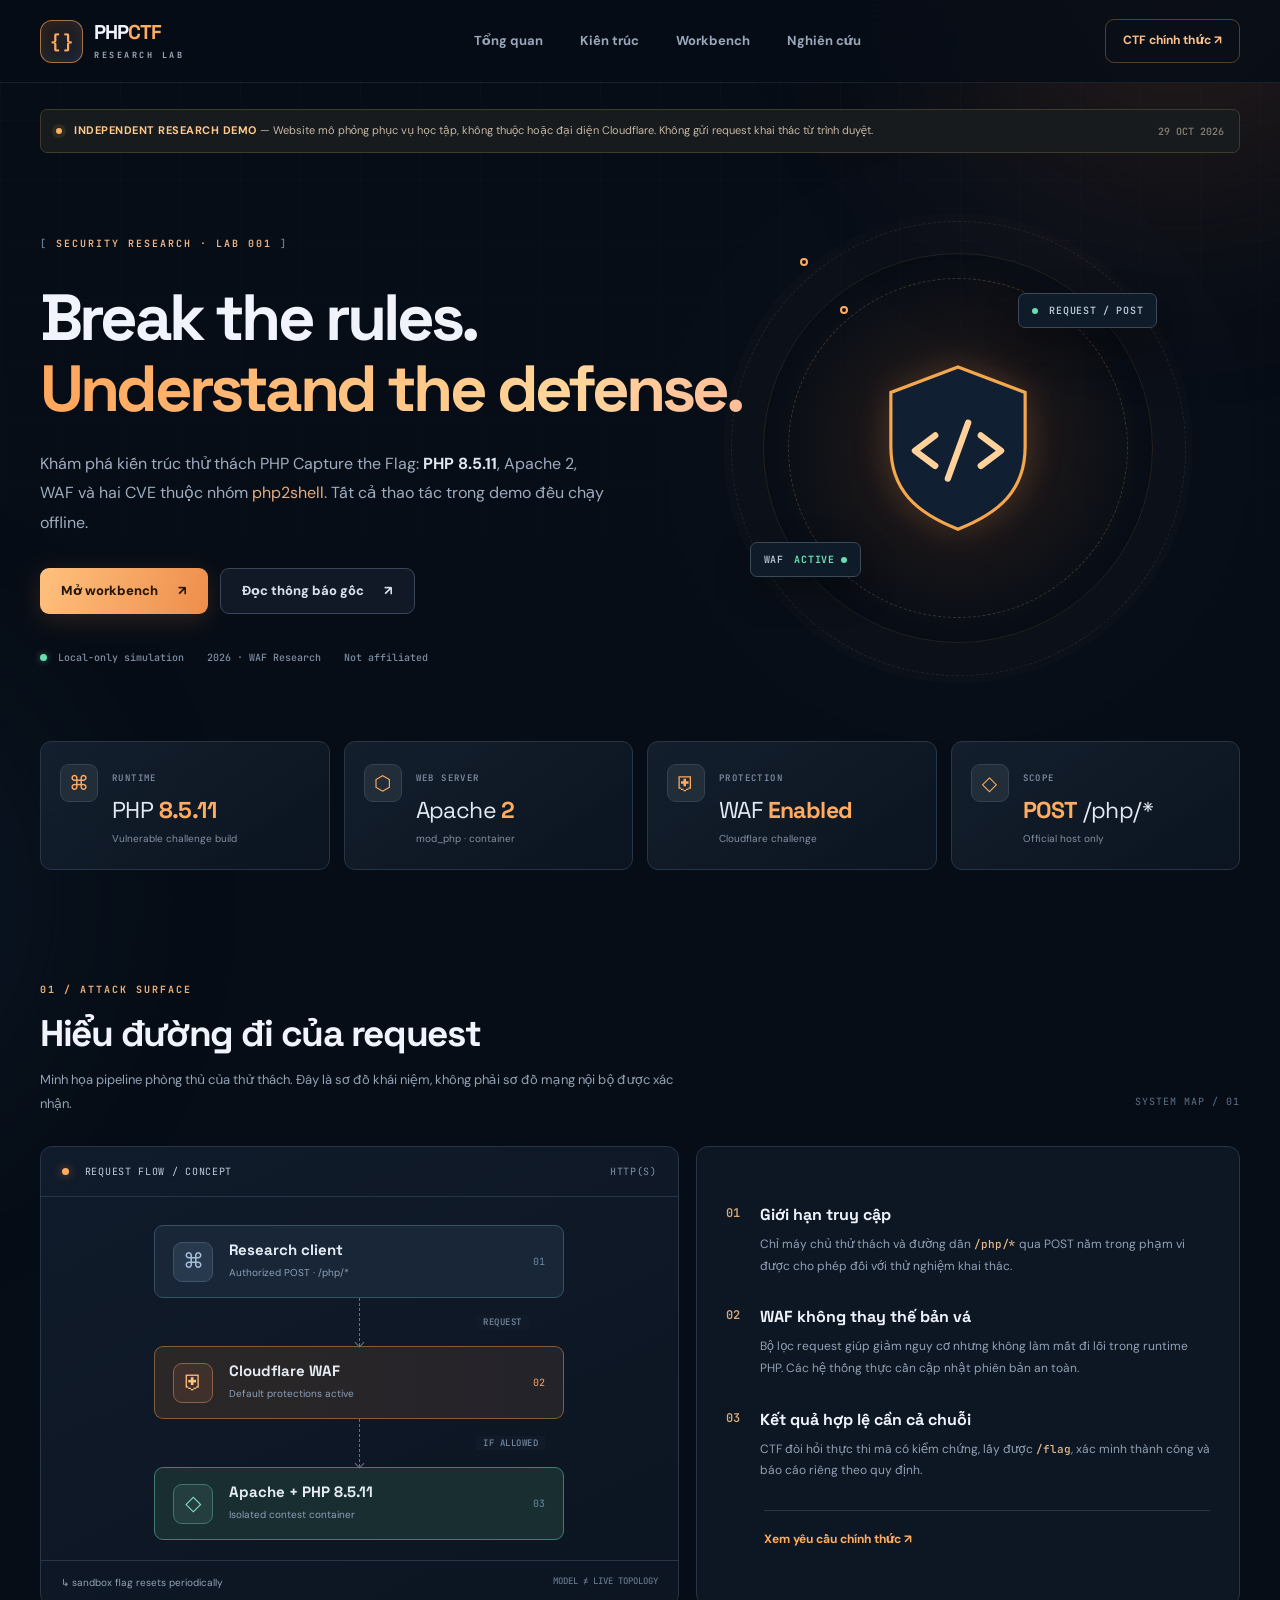
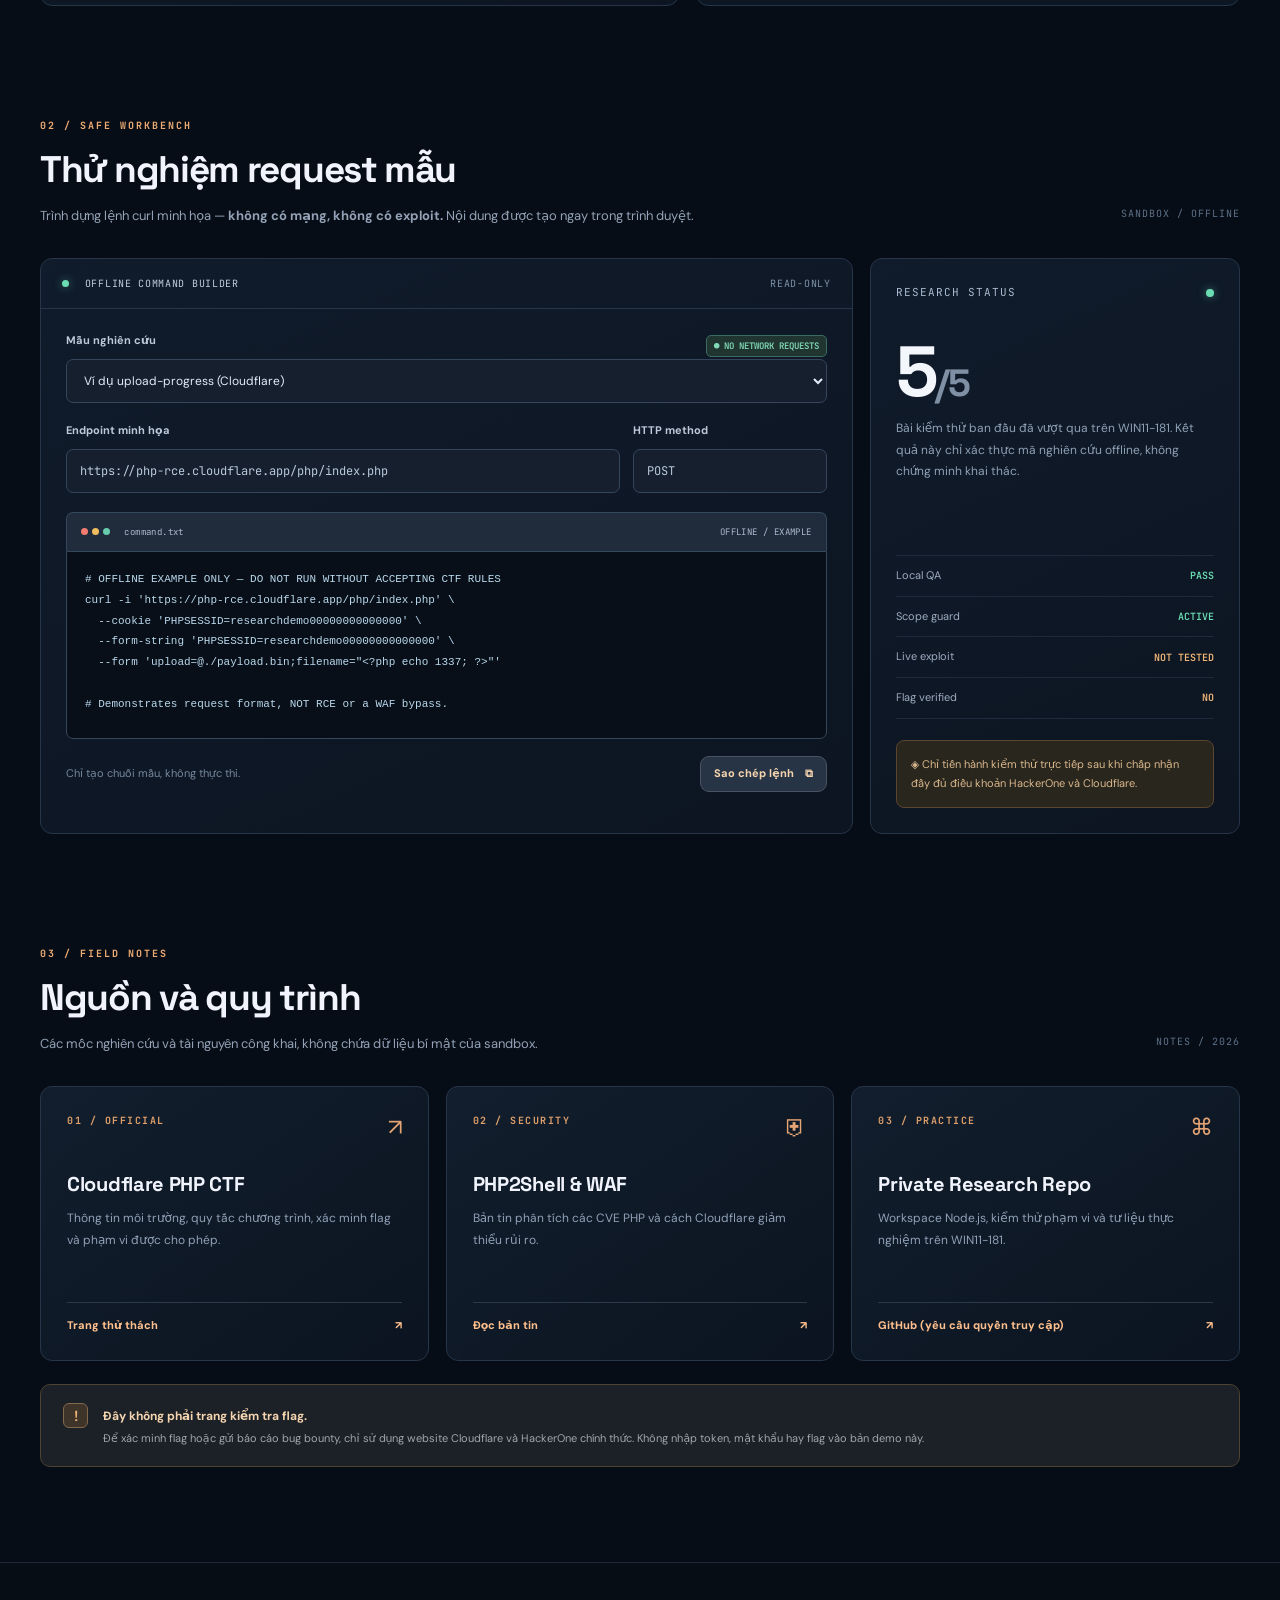
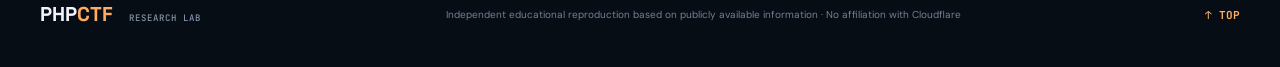
<file: index.html>
<!doctype html>
<html lang="vi">
<head>
  <meta charset="utf-8">
  <meta name="viewport" content="width=device-width,initial-scale=1">
  <meta name="theme-color" content="#08111d">
  <meta name="description" content="Bảng điều khiển nghiên cứu độc lập Cloudflare PHP CTF: phạm vi, luồng phòng thủ và kiểm thử request offline.">
  <meta name="robots" content="noindex,nofollow">
  <title>PHP CTF Research Lab — Independent Demo</title>
  <link rel="icon" href="./favicon.svg" type="image/svg+xml">
  <link rel="stylesheet" href="./styles.css">
  <script type="module" src="./app.mjs"></script>
</head>
<body>
  <div class="ambient ambient-one" aria-hidden="true"></div><div class="ambient ambient-two" aria-hidden="true"></div>
  <header class="site-header">
    <div class="shell header-inner">
      <a class="identity" href="#overview" aria-label="PHP CTF research lab home"><span class="identity-mark">{ }</span><span><strong>PHP<span class="mark-accent">CTF</span></strong><small>RESEARCH LAB</small></span></a>
      <nav class="nav-main" aria-label="Điều hướng chính"><a href="#overview">Tổng quan</a><a href="#architecture">Kiến trúc</a><a href="#workbench">Workbench</a><a href="#research">Nghiên cứu</a></nav>
      <a class="header-link" href="https://php-rce.cloudflare.app/" target="_blank" rel="noopener noreferrer">CTF chính thức <span aria-hidden="true">↗</span></a>
      <button class="nav-toggle" id="nav-toggle" type="button" aria-label="Mở điều hướng" aria-expanded="false">☰</button>
    </div>
    <div class="mobile-nav" id="mobile-nav" hidden><a href="#overview">Tổng quan</a><a href="#architecture">Kiến trúc</a><a href="#workbench">Workbench</a><a href="#research">Nghiên cứu</a></div>
  </header>
  <main id="overview" class="shell">
    <div class="notice"><span class="pulse-dot"></span><span><strong>INDEPENDENT RESEARCH DEMO</strong> — Website mô phỏng phục vụ học tập, không thuộc hoặc đại diện Cloudflare. Không gửi request khai thác từ trình duyệt.</span><span class="notice-utc">29 OCT 2026</span></div>
    <section class="hero" aria-labelledby="hero-title">
      <div class="hero-copy">
        <div class="eyebrow"><span class="tiny-bracket">[</span> SECURITY RESEARCH · LAB 001 <span class="tiny-bracket">]</span></div>
        <h1 id="hero-title">Break the <span class="text-outline">rules.</span><br><span class="text-gradient">Understand the defense.</span></h1>
        <p class="hero-desc">Khám phá kiến trúc thử thách PHP Capture the Flag: <strong>PHP 8.5.11</strong>, Apache 2, WAF và hai CVE thuộc nhóm <em>php2shell</em>. Tất cả thao tác trong demo đều chạy offline.</p>
        <div class="hero-actions"><a class="btn btn-primary" href="#workbench">Mở workbench <span aria-hidden="true">↗</span></a><a class="btn btn-outline" href="https://blog.cloudflare.com/php-ctf/" target="_blank" rel="noopener noreferrer">Đọc thông báo gốc <span aria-hidden="true">↗</span></a></div>
        <div class="hero-metadata"><span><span class="circle green"></span> Local-only simulation</span><span>2026 · WAF Research</span><span>Not affiliated</span></div>
      </div>
      <div class="hero-visual" aria-hidden="true">
        <div class="scan-halo"></div><div class="orbit orbit-one"></div><div class="orbit orbit-two"></div>
        <div class="central-icon"><svg viewBox="0 0 120 136" fill="none" xmlns="http://www.w3.org/2000/svg"><path d="M60 4 113 24v43c0 34-20 52-53 65C27 119 7 101 7 67V24L60 4Z" fill="#111f32" stroke="#f5a74d" stroke-width="2.5"/><path d="m42 58-16 12 16 12M78 58l16 12-16 12M68 48 52 92" stroke="#ffd19b" stroke-width="5" stroke-linecap="round" stroke-linejoin="round"/></svg><div class="icon-glow"></div></div>
        <span class="floating-label label-top"><i></i> REQUEST / POST</span><span class="floating-label label-bottom">WAF <b>ACTIVE</b><i></i></span>
        <div class="radar-lines"></div>
      </div>
    </section>

    <section class="metrics" aria-label="Thông tin môi trường">
      <article class="metric"><div class="metric-icon">⌘</div><div><span class="metric-label">RUNTIME</span><div class="metric-value">PHP <b>8.5.11</b></div><span class="metric-foot">Vulnerable challenge build</span></div></article>
      <article class="metric"><div class="metric-icon">⬡</div><div><span class="metric-label">WEB SERVER</span><div class="metric-value">Apache <b>2</b></div><span class="metric-foot">mod_php · container</span></div></article>
      <article class="metric"><div class="metric-icon">⛨</div><div><span class="metric-label">PROTECTION</span><div class="metric-value">WAF <b>Enabled</b></div><span class="metric-foot">Cloudflare challenge</span></div></article>
      <article class="metric"><div class="metric-icon">◇</div><div><span class="metric-label">SCOPE</span><div class="metric-value"><b>POST</b> /php/*</div><span class="metric-foot">Official host only</span></div></article>
    </section>

    <section class="section architecture-section" id="architecture">
      <div class="section-heading"><div><p class="kicker">01 / ATTACK SURFACE</p><h2>Hiểu đường đi của request</h2><p>Minh họa pipeline phòng thủ của thử thách. Đây là sơ đồ khái niệm, không phải sơ đồ mạng nội bộ được xác nhận.</p></div><span class="section-counter">SYSTEM MAP / 01</span></div>
      <div class="architecture-grid">
        <div class="diagram-panel">
          <div class="panel-toolbar"><span><i class="led"></i> REQUEST FLOW / CONCEPT</span><span>HTTP(S)</span></div>
          <div class="flow-stage"><div class="node node-client"><span class="node-icon">⌘</span><div><strong>Research client</strong><small>Authorized POST · /php/*</small></div><span class="node-tag">01</span></div><div class="node-line"><span>REQUEST</span></div><div class="node node-waf"><span class="node-icon">⛨</span><div><strong>Cloudflare WAF</strong><small>Default protections active</small></div><span class="node-tag node-tag-warn">02</span></div><div class="node-line"><span>IF ALLOWED</span></div><div class="node node-server"><span class="node-icon">◇</span><div><strong>Apache + PHP 8.5.11</strong><small>Isolated contest container</small></div><span class="node-tag">03</span></div></div>
          <div class="diagram-footer"><span>↳ sandbox flag resets periodically</span><span class="mono">MODEL ≠ LIVE TOPOLOGY</span></div>
        </div>
        <div class="architecture-insights">
          <div class="insight"><span class="insight-num">01</span><div><strong>Giới hạn truy cập</strong><p>Chỉ máy chủ thử thách và đường dẫn <code>/php/*</code> qua POST nằm trong phạm vi được cho phép đối với thử nghiệm khai thác.</p></div></div>
          <div class="insight"><span class="insight-num">02</span><div><strong>WAF không thay thế bản vá</strong><p>Bộ lọc request giúp giảm nguy cơ nhưng không làm mất đi lỗi trong runtime PHP. Các hệ thống thực cần cập nhật phiên bản an toàn.</p></div></div>
          <div class="insight"><span class="insight-num">03</span><div><strong>Kết quả hợp lệ cần cả chuỗi</strong><p>CTF đòi hỏi thực thi mã có kiểm chứng, lấy được <code>/flag</code>, xác minh thành công và báo cáo riêng theo quy định.</p></div></div>
          <a class="insight-reference" target="_blank" rel="noopener noreferrer" href="https://php-rce.cloudflare.app/">Xem yêu cầu chính thức <span aria-hidden="true">↗</span></a>
        </div>
      </div>
    </section>

    <section class="section workbench-section" id="workbench">
      <div class="section-heading"><div><p class="kicker">02 / SAFE WORKBENCH</p><h2>Thử nghiệm request mẫu</h2><p>Trình dựng lệnh curl minh họa — <strong>không có mạng, không có exploit.</strong> Nội dung được tạo ngay trong trình duyệt.</p></div><span class="section-counter">SANDBOX / OFFLINE</span></div>
      <div class="workbench-grid">
        <div class="workbench-main">
          <div class="panel-toolbar"><span><i class="led green-led"></i> OFFLINE COMMAND BUILDER</span><span>READ-ONLY</span></div>
          <div class="form-area">
            <div class="form-top"><label for="scenario">Mẫu nghiên cứu</label><span class="safety-pill">● NO NETWORK REQUESTS</span></div>
            <select id="scenario"><option value="probe">Ví dụ upload-progress (Cloudflare)</option><option value="scope">Kiểm tra scope / phạm vi</option><option value="patch">Checklist cập nhật PHP</option></select>
            <div class="field-row"><div><label for="endpoint">Endpoint minh họa</label><input id="endpoint" value="https://php-rce.cloudflare.app/php/index.php" readonly></div><div><label for="request-method">HTTP method</label><input id="request-method" value="POST" readonly></div></div>
            <div class="code-top"><span><span class="terminal-dot red"></span><span class="terminal-dot yellow"></span><span class="terminal-dot green-dot"></span> command.txt</span><span>OFFLINE / EXAMPLE</span></div>
            <pre class="code-display"><code id="command-output" aria-live="polite">Loading local example…</code></pre>
            <div class="command-footer"><span>Chỉ tạo chuỗi mẫu, không thực thi.</span><button id="copy-command" type="button" class="btn btn-copy">Sao chép lệnh <span aria-hidden="true">⧉</span></button></div>
            <p class="feedback" id="copy-feedback" role="status" aria-live="polite"></p>
          </div>
        </div>
        <aside class="workbench-aside">
          <div class="aside-head"><span>RESEARCH STATUS</span><span class="status-light"></span></div>
          <div class="status-big">5<span>/5</span></div><p class="aside-description">Bài kiểm thử ban đầu đã vượt qua trên WIN11-181. Kết quả này chỉ xác thực mã nghiên cứu offline, không chứng minh khai thác.</p>
          <div class="status-rows"><div><span>Local QA</span><b class="pass">PASS</b></div><div><span>Scope guard</span><b class="pass">ACTIVE</b></div><div><span>Live exploit</span><b class="pending">NOT TESTED</b></div><div><span>Flag verified</span><b class="pending">NO</b></div></div>
          <div class="aside-note">◈ Chỉ tiến hành kiểm thử trực tiếp sau khi chấp nhận đầy đủ điều khoản HackerOne và Cloudflare.</div>
        </aside>
      </div>
    </section>

    <section class="section research-section" id="research">
      <div class="section-heading"><div><p class="kicker">03 / FIELD NOTES</p><h2>Nguồn và quy trình</h2><p>Các mốc nghiên cứu và tài nguyên công khai, không chứa dữ liệu bí mật của sandbox.</p></div><span class="section-counter">NOTES / 2026</span></div>
      <div class="research-grid">
        <article class="research-card"><span class="research-index">01 / OFFICIAL</span><div class="card-glyph">↗</div><h3>Cloudflare PHP CTF</h3><p>Thông tin môi trường, quy tắc chương trình, xác minh flag và phạm vi được cho phép.</p><a target="_blank" rel="noopener noreferrer" href="https://php-rce.cloudflare.app/">Trang thử thách <span>↗</span></a></article>
        <article class="research-card"><span class="research-index">02 / SECURITY</span><div class="card-glyph">⛨</div><h3>PHP2Shell & WAF</h3><p>Bản tin phân tích các CVE PHP và cách Cloudflare giảm thiểu rủi ro.</p><a target="_blank" rel="noopener noreferrer" href="https://blog.cloudflare.com/php-vulnerabilities-waf-protection/">Đọc bản tin <span>↗</span></a></article>
        <article class="research-card"><span class="research-index">03 / PRACTICE</span><div class="card-glyph">⌘</div><h3>Private Research Repo</h3><p>Workspace Node.js, kiểm thử phạm vi và tư liệu thực nghiệm trên WIN11-181.</p><a target="_blank" rel="noopener noreferrer" href="https://github.com/trinhtanphat/cloudflare-php-ctf-research">GitHub (yêu cầu quyền truy cập) <span>↗</span></a></article>
      </div>
      <div class="rules"><span class="rules-icon">!</span><div><strong>Đây không phải trang kiểm tra flag.</strong><p>Để xác minh flag hoặc gửi báo cáo bug bounty, chỉ sử dụng website Cloudflare và HackerOne chính thức. Không nhập token, mật khẩu hay flag vào bản demo này.</p></div></div>
    </section>
  </main>
  <footer class="footer"><div class="shell footer-content"><div><strong>PHP<span class="mark-accent">CTF</span></strong> <span>RESEARCH LAB</span></div><small>Independent educational reproduction based on publicly available information · No affiliation with Cloudflare</small><a href="#overview" aria-label="Quay lại đầu trang">↑ TOP</a></div></footer>
</body>
</html>
</file>
<file: styles.css>
@import url('https://fonts.googleapis.com/css2?family=DM+Sans:wght@400;500;600;700;800&family=Space+Grotesk:wght@400;500;600;700&family=JetBrains+Mono:wght@400;500;600;700&display=swap');
:root{color-scheme:dark;--bg:#070d16;--surface:#101a29;--panel:#0d1725;--line:#263548;--line-soft:#1d2a3b;--text:#f1f4fc;--muted:#8e9ab1;--accent:#ffac60;--accent2:#ffd3a2;--green:#6addb3;--orange:#ff9f49;--mono:'JetBrains Mono',Consolas,monospace;--heading:'Space Grotesk',system-ui,sans-serif;--body:'DM Sans',system-ui,sans-serif}
*,*:before,*:after{box-sizing:border-box}
html{scroll-behavior:smooth;scroll-padding-top:100px}
body{margin:0;background:var(--bg);color:var(--text);font-family:var(--body);font-size:15px;line-height:1.6;min-width:300px;overflow-x:hidden}
body:before{content:"";position:fixed;inset:0;pointer-events:none;z-index:-1;background-image:linear-gradient(to right,rgba(100,125,151,.04) 1px,transparent 1px),linear-gradient(to bottom,rgba(100,125,151,.04) 1px,transparent 1px);background-size:60px 60px;mask-image:linear-gradient(to bottom,black,transparent 85%)}
.ambient{position:absolute;width:640px;height:640px;border-radius:50%;pointer-events:none;z-index:-1;filter:blur(100px);opacity:.4}
.ambient-one{top:-350px;right:-220px;background:radial-gradient(circle,#784328,transparent 70%)}
.ambient-two{top:580px;left:-520px;background:radial-gradient(circle,#183e5d,transparent 70%)}
a{color:inherit;text-decoration:none}
button,input,select{font:inherit}
button{cursor:pointer}button:focus-visible,a:focus-visible,select:focus-visible{outline:2px solid var(--accent);outline-offset:4px}
.shell{width:min(1200px,calc(100% - 72px));margin:0 auto}
.site-header{height:83px;border-bottom:1px solid rgba(146,160,179,.13);background:rgba(7,13,22,.82);backdrop-filter:blur(20px);position:sticky;top:0;z-index:10}
.header-inner{height:100%;display:flex;align-items:center;justify-content:space-between;gap:22px}
.identity{display:flex;align-items:center;gap:11px;font-family:var(--heading);line-height:1}
.identity-mark{width:43px;height:43px;border:1px solid rgba(255,172,96,.6);display:grid;place-items:center;border-radius:12px;color:var(--accent);font-weight:800;font-size:18px;background:linear-gradient(145deg,#261d18,#172133);box-shadow:inset 0 0 12px rgba(255,163,80,.08)}
.identity strong{font-size:20px;letter-spacing:-1px}.identity small{display:block;color:#a4b1c3;font:600 8.5px var(--mono);letter-spacing:2.5px;margin-top:7px}
.mark-accent{color:var(--accent)}
.nav-main{display:flex;align-items:center;gap:37px;margin-left:45px}
.nav-main a{color:#9aa7bb;font-size:13px;font-weight:700;transition:.2s}.nav-main a:hover{color:white}
.header-link{color:#fec08c;font-size:12px;font-weight:700;border:1px solid rgba(247,163,82,.32);border-radius:9px;padding:11px 17px;transition:.2s;white-space:nowrap}.header-link:hover{background:rgba(247,163,82,.12)}
.nav-toggle,.mobile-nav{display:none}
.notice{margin-top:26px;border:1px solid #3e3a2d;background:#181b1d;border-radius:7px;min-height:44px;padding:12px 15px;display:flex;align-items:center;gap:12px;font-size:11px;color:#c5b8a5}
.notice strong{color:#ffc88d;letter-spacing:.5px}.notice .pulse-dot{width:6px;height:6px;background:#f8b15e;box-shadow:0 0 0 4px #f5a95f19;border-radius:50%;flex-shrink:0}
.notice-utc{margin-left:auto;font:600 10px var(--mono);white-space:nowrap;color:#807c73}
.hero{position:relative;display:grid;grid-template-columns:1.13fr .87fr;align-items:center;min-height:575px;padding:50px 0 48px}
.hero-copy{position:relative;z-index:1}
.eyebrow,.kicker,.section-counter,.metric-label,.panel-toolbar,.research-index,.aside-head,.node-tag,.form-top .safety-pill,.code-top,.identity small,.tiny-bracket{font-family:var(--mono)}
.eyebrow{font-size:10px;font-weight:600;color:#edb78a;letter-spacing:2px;margin:4px 0 30px}.tiny-bracket{color:#667d91}
h1,h2,h3,p{margin-top:0}
h1,h2,h3{font-family:var(--heading)}
.hero h1{font-size:clamp(45px,5.1vw,72px);line-height:1.09;letter-spacing:-3.8px;font-weight:700;white-space:nowrap;margin:0 0 25px}
.text-outline{color:#f0f3fa}.text-gradient{background:linear-gradient(100deg,#ffa55a 0%,#ffd69b 75%,#ffbc9a 100%);-webkit-background-clip:text;background-clip:text;color:transparent}
.hero-desc{max-width:565px;color:#9eacc0;font-size:16px;line-height:1.85;margin-bottom:30px}.hero-desc strong{color:#e0e7f0}.hero-desc em{font-style:normal;color:#e7ac7d}
.hero-actions{display:flex;gap:12px;align-items:center}.btn{border-radius:9px;padding:12px 21px;font-size:13px;font-weight:800;display:inline-flex;align-items:center;gap:20px;justify-content:center;min-height:46px;transition:transform .15s,background .2s,border-color .2s}.btn:hover{transform:translateY(-2px)}
.btn-primary{background:linear-gradient(110deg,#ffc17e,#ee8d4b);color:#241508;box-shadow:0 6px 25px rgba(240,142,75,.16)}.btn-primary:hover{background:linear-gradient(110deg,#ffd29d,#ffa36c)}
.btn-outline{color:#d8e0ed;border:1px solid #39465a;background:#101925}.btn-outline:hover{border-color:#99a9bc}
.hero-metadata{display:flex;gap:23px;align-items:center;color:#7e8da2;font:500 10px var(--mono);margin-top:37px}.circle{display:inline-block;width:7px;height:7px;border-radius:100%;margin-right:5px}.green{background:var(--green);box-shadow:0 0 7px #6addb380}
.hero-visual{min-width:0;height:490px;position:relative;display:flex;align-items:center;justify-content:center}
.hero-visual:before{content:"";position:absolute;width:400px;height:400px;background:radial-gradient(circle,rgba(215,118,51,.16),transparent 70%);border-radius:100%}
.scan-halo{position:absolute;width:390px;height:390px;border-radius:50%;border:1px solid rgba(245,172,89,.12);box-shadow:0 0 0 40px rgba(225,151,67,.015),0 0 0 100px rgba(122,153,180,.014)}
.orbit{position:absolute;border-radius:50%;border:1px dashed rgba(225,167,115,.25)}.orbit-one{width:340px;height:340px;animation:spin 52s linear infinite}.orbit-two{width:455px;height:455px;animation:spin 75s linear infinite reverse;border-color:rgba(153,177,200,.12)}
.orbit-one:before,.orbit-two:before{content:"";position:absolute;top:8%;left:15%;width:8px;height:8px;border:2px solid var(--accent);background:#0a131f;border-radius:50%}
.central-icon{position:relative;width:190px;height:215px;display:grid;place-items:center}.central-icon svg{position:relative;z-index:2;width:152px;filter:drop-shadow(0 0 18px rgba(245,140,73,.18))}
.icon-glow{position:absolute;width:100%;height:100%;background:radial-gradient(circle,#f3a75b20,transparent 65%)}
.floating-label{position:absolute;background:#101d2be8;border:1px solid #3b4a58;border-radius:7px;padding:10px 13px;letter-spacing:.7px;color:#b9c6d8;font:600 10px var(--mono);box-shadow:0 14px 36px #0005}.floating-label i{display:inline-block;width:6px;height:6px;background:var(--green);border-radius:50%;margin-right:5px}.label-top{top:90px;right:18px}.label-bottom{left:8px;bottom:116px}.label-bottom b{color:var(--green);margin-left:4px}.label-bottom i{margin-left:6px;margin-right:0}
.radar-lines{position:absolute;inset:13px;background:repeating-linear-gradient(90deg,transparent 0,transparent 44px,rgba(220,161,107,.04) 45px);mask-image:radial-gradient(circle,black,transparent 60%)}
@keyframes spin{to{transform:rotate(360deg)}}
.metrics{display:grid;grid-template-columns:repeat(4,minmax(0,1fr));gap:14px}
.metric{border:1px solid var(--line);background:linear-gradient(145deg,rgba(25,39,55,.7),rgba(12,21,33,.92));border-radius:11px;min-height:123px;padding:22px 19px;display:flex;align-items:flex-start;gap:14px;transition:border-color .2s}
.metric:hover{border-color:#506276}.metric-icon{border-radius:9px;background:#222d3a;color:var(--accent);border:1px solid #364153;width:38px;height:38px;display:grid;place-items:center;flex-shrink:0;font-size:20px}
.metric-label{font-size:9px;letter-spacing:1.4px;color:#7e8ba0;font-weight:600}.metric-value{margin-top:4px;color:#e2e9f3;font-family:var(--heading);font-size:23px;white-space:nowrap;letter-spacing:-.6px}.metric-value b{color:var(--accent);font-weight:700}.metric-foot{display:block;color:#8391a4;font-size:10px;margin-top:2px}
.section{padding-top:112px}.section-heading{display:flex;justify-content:space-between;gap:20px;margin-bottom:30px;align-items:end}
.kicker{color:#eeac73;letter-spacing:2px;font-size:10px;font-weight:700;margin-bottom:13px}
.section h2{font-size:37px;letter-spacing:-1.3px;margin-bottom:11px;line-height:1.25}
.section-heading p:not(.kicker){color:#93a2b6;max-width:660px;margin-bottom:0;font-size:13px;line-height:1.85}
.section-counter{white-space:nowrap;color:#5d7188;font-size:10px;letter-spacing:1px;padding-bottom:6px}
.architecture-grid{display:grid;grid-template-columns:1.08fr .92fr;gap:17px}
.diagram-panel,.workbench-main,.workbench-aside{border:1px solid var(--line);background:linear-gradient(155deg,#101b2b,#0c1521);border-radius:12px;overflow:hidden}
.panel-toolbar{border-bottom:1px solid #273548;min-height:50px;padding:0 21px;display:flex;justify-content:space-between;align-items:center;color:#7e91a7;font-size:10px;letter-spacing:.7px}
.panel-toolbar>span:first-child{color:#c1ccdc}.led{display:inline-block;width:7px;height:7px;background:var(--accent);border-radius:50%;margin-right:9px;box-shadow:0 0 10px #ffa55a88}.green-led{background:var(--green);box-shadow:0 0 10px #6addb380}
.flow-stage{padding:28px 50px 20px;display:flex;flex-direction:column;align-items:stretch;max-width:510px;margin:auto}
.node{border:1px solid #365068;background:#182638;padding:14px 18px;min-height:73px;border-radius:9px;display:flex;align-items:center;gap:16px}
.node-icon{background:#26394d;color:#a6bfdb;width:40px;height:40px;border:1px solid #405269;display:grid;place-items:center;border-radius:9px;font-size:21px;flex-shrink:0}
.node strong{display:block;font:700 15px var(--heading);color:#e5ecf5}.node small{font-size:10px;color:#8ca0b8}
.node-tag{font-size:10px;margin-left:auto;color:#6989a3}.node-waf{border-color:#e6a05075;background:linear-gradient(90deg,#2b2727,#24232a)}.node-waf .node-icon{color:#ffc17e;border-color:#8e6147;background:#40302b}.node-tag-warn{color:#f4a66c}
.node-server{background:#192e30;border-color:#417c75}.node-server .node-icon{background:#243d3e;color:#84dcc1;border-color:#41786b}
.node-line{height:48px;border-left:1px dashed #607383;margin-left:50%;display:flex;align-items:center;justify-content:center;position:relative}.node-line:after{position:absolute;bottom:0;left:-4px;content:"";height:7px;width:7px;border-bottom:1px solid #607383;border-right:1px solid #607383;transform:rotate(45deg)}.node-line span{position:absolute;left:calc(50% + 14px);white-space:nowrap;background:#101a28;color:#6f8399;font:600 9px var(--mono);letter-spacing:.5px;padding:1px 7px}
.diagram-footer{border-top:1px solid #273548;display:flex;justify-content:space-between;padding:14px 20px;gap:10px;font-size:10px;color:#91a3b6}.mono{font:500 9px var(--mono);color:#63778a}
.architecture-insights{border:1px solid var(--line);border-radius:12px;padding:26px 29px;background:#0d1723;display:flex;flex-direction:column;justify-content:center;gap:28px}
.insight{display:flex;gap:20px}.insight-num{font:600 12px var(--mono);color:#dba777;padding-top:2px}.insight strong{font:700 16px var(--heading);color:#f0f3fb}.insight p{color:#91a0b5;font-size:12px;line-height:1.8;margin:7px 0 0}.insight code,.rules code{color:#e7ba89;font:500 11px var(--mono)}
.insight-reference{display:block;border-top:1px solid var(--line);padding-top:19px;color:var(--accent);font-weight:700;font-size:12px;margin-left:38px}
.workbench-grid{display:grid;grid-template-columns:minmax(0,1.58fr) minmax(260px,.72fr);gap:17px}
.form-area{padding:23px 25px 24px}.form-top,.field-row{display:flex;gap:13px;justify-content:space-between}
label{display:block;font-size:11px;color:#bdc9d9;font-weight:700;margin-bottom:9px}.form-top{align-items:center}.form-top .safety-pill{font-size:9px;font-weight:600;color:#81d9b6;border:1px solid #3b6c62;background:#203530;padding:3px 7px;border-radius:5px}
select,input{height:44px;color:#e3ebf8;background:#151f2e;border:1px solid #35465c;border-radius:7px;padding:0 13px;width:100%;outline:none;font-size:12px}select{cursor:pointer}select:focus,input:focus{border-color:#efaa72}.field-row{margin:19px 0}.field-row>div:first-child{flex:2}.field-row>div:last-child{flex:.7}.field-row input{font-family:var(--mono);color:#b9c9da;overflow:hidden;text-overflow:ellipsis}
.code-top{display:flex;justify-content:space-between;padding:12px 14px;background:#202b3b;border:1px solid #35475a;border-bottom:0;border-radius:7px 7px 0 0;font-size:9px;color:#acbad0;letter-spacing:.4px}.terminal-dot{display:inline-block;width:7px;height:7px;border-radius:100%;margin-right:4px;background:#f47b71}.yellow{background:#efbd5f}.green-dot{background:#66ccab}.code-top span span:last-child{margin-right:9px}
.code-display{height:188px;overflow:auto;margin:0;padding:17px 18px;background:#080f19;border:1px solid #35475a;border-radius:0 0 7px 7px;color:#b9d8eb;line-height:1.8;white-space:pre-wrap;overflow-wrap:anywhere;font:11px/1.8 var(--mono)}
.command-footer{display:flex;justify-content:space-between;align-items:center;gap:10px;margin-top:17px;font-size:11px;color:#76889d}.btn-copy{background:#273446;color:#f4d3ad;border:1px solid #4b5261;font-size:11px;min-height:36px;padding:8px 13px;gap:11px}.btn-copy:hover{background:#37475a}.feedback{min-height:10px;color:var(--green);font-size:11px;margin:7px 0 0}
.workbench-aside{padding:25px;display:flex;flex-direction:column}.aside-head{color:#a9bad0;display:flex;align-items:center;justify-content:space-between;font-size:11px;letter-spacing:1px}.status-light{height:8px;width:8px;background:var(--green);border-radius:50%;box-shadow:0 0 9px #6addb380}
.status-big{font:700 71px var(--heading);letter-spacing:-4px;line-height:1.2;margin:27px 0 4px;color:#f3f6fb}.status-big span{font-size:38px;letter-spacing:-2px;color:#8090a4}
.aside-description{font-size:12px;color:#90a1b5;line-height:1.8;margin-bottom:22px}
.status-rows{border-top:1px solid var(--line-soft);margin-top:auto}.status-rows>div{border-bottom:1px solid var(--line-soft);display:flex;justify-content:space-between;align-items:center;padding:11px 0;font-size:11px;color:#9eacc0}.status-rows b{font:600 10px var(--mono)}.pass{color:var(--green)}.pending{color:#f1b777}
.aside-note{background:#29261e;border:1px solid #5b4530;border-radius:8px;color:#d9b78c;font-size:11px;line-height:1.75;margin-top:21px;padding:14px}
.research-grid{display:grid;grid-template-columns:repeat(3,minmax(0,1fr));gap:17px}
.research-card{min-height:275px;padding:26px;border:1px solid var(--line);background:linear-gradient(145deg,#121e2d,#0b1420);border-radius:12px;position:relative;display:flex;flex-direction:column}.research-index{color:#dc9e6a;letter-spacing:1.5px;font-size:10px;font-weight:700}.card-glyph{position:absolute;right:26px;top:22px;color:#e5a473;font-size:23px}
.research-card h3{margin:39px 0 8px;font-size:20px;letter-spacing:-.3px}.research-card p{font-size:12px;color:#91a1b7;line-height:1.8;margin-bottom:20px}.research-card a{margin-top:auto;border-top:1px solid #2b3949;padding-top:14px;color:#ffc08d;font-size:11px;font-weight:800;display:flex;justify-content:space-between}.research-card:hover{border-color:#6e6670}
.rules{margin:23px 0 95px;display:flex;gap:15px;align-items:flex-start;padding:18px 22px;background:#1c2027;border:1px solid #4e4233;border-radius:10px}.rules-icon{color:#f2b478;background:#3f342a;border:1px solid #84684c;border-radius:6px;width:25px;height:25px;display:grid;place-items:center;flex-shrink:0;font:700 14px var(--mono)}.rules strong{color:#f5d5af;font-size:12px}.rules p{font-size:11px;color:#a2a5ad;margin:3px 0 0}
.footer{border-top:1px solid var(--line-soft);background:#070d15}.footer-content{min-height:104px;display:flex;gap:18px;justify-content:space-between;align-items:center}.footer strong{font:700 20px var(--heading)}.footer-content>div>span:last-child{font:500 9px var(--mono);color:#8494aa;letter-spacing:1px;margin-left:12px}.footer small{font-size:10px;color:#718197}.footer a{color:var(--accent);font:700 11px var(--mono);white-space:nowrap}
@media(max-width:1050px){.shell{width:min(100% - 44px,1200px)}.nav-main{gap:18px;margin-left:0}.hero h1{font-size:54px}.hero-visual{height:400px}.orbit-two{width:365px;height:365px}.orbit-one{width:290px;height:290px}.scan-halo{width:320px;height:320px}.metrics{grid-template-columns:repeat(2,1fr)}.metric{min-height:111px}.workbench-grid{grid-template-columns:1.3fr .8fr}.diagram-panel .flow-stage{padding-left:24px;padding-right:24px}}
@media(max-width:760px){.shell{width:min(100% - 32px,1200px)}.site-header{height:67px}.header-link,.nav-main{display:none}.nav-toggle{display:block;background:transparent;border:1px solid var(--line);padding:5px 11px;border-radius:7px;color:#e5d2bd;font-size:21px}.mobile-nav{position:absolute;top:67px;left:0;right:0;display:flex;flex-direction:column;background:#101926;border-bottom:1px solid #304255;padding:14px 22px;gap:15px;font-size:13px}.mobile-nav[hidden]{display:none}.mobile-nav a{padding:5px 0}.notice{font-size:10px}.notice-utc{display:none}.hero{grid-template-columns:1fr;padding:57px 0 25px;min-height:0}.hero h1{font-size:clamp(39px,8vw,62px);letter-spacing:-2.5px;white-space:normal}.hero-desc{font-size:14px}.hero-visual{height:350px}.orbit-two{width:330px;height:330px}.orbit-one{width:260px;height:260px}.central-icon svg{width:133px}.label-top{right:3%;top:35px}.label-bottom{left:3%;bottom:45px}.hero-metadata{flex-wrap:wrap;gap:8px 18px}.section{padding-top:80px}.section h2{font-size:29px}.section-counter{display:none}.architecture-grid,.workbench-grid{grid-template-columns:1fr}.workbench-aside{min-height:0}.status-big{margin:14px 0 2px}.research-grid{grid-template-columns:1fr}.research-card{min-height:220px}.research-card h3{margin-top:23px}.footer-content{flex-wrap:wrap;padding:27px 0}.footer small{width:100%;order:3}}
@media(max-width:440px){.hero-actions{flex-direction:column;align-items:stretch}.hero-metadata{font-size:9px}.metrics{grid-template-columns:1fr}.metric{min-height:0;padding:17px}.section-heading{margin-bottom:23px}.flow-stage{padding-left:12px!important;padding-right:12px!important}.node{padding:11px;gap:8px}.node strong{font-size:13px}.node small{font-size:9px}.architecture-insights,.form-area,.workbench-aside{padding:19px}.form-top{align-items:flex-start;flex-direction:column}.field-row{flex-direction:column}.code-display{font-size:10px}.command-footer{flex-direction:column;align-items:flex-start}.diagram-footer{flex-direction:column}.rules{margin-bottom:50px}}
@media(prefers-reduced-motion:reduce){html{scroll-behavior:auto}.orbit{animation:none}.btn{transition:none}}
</file>
